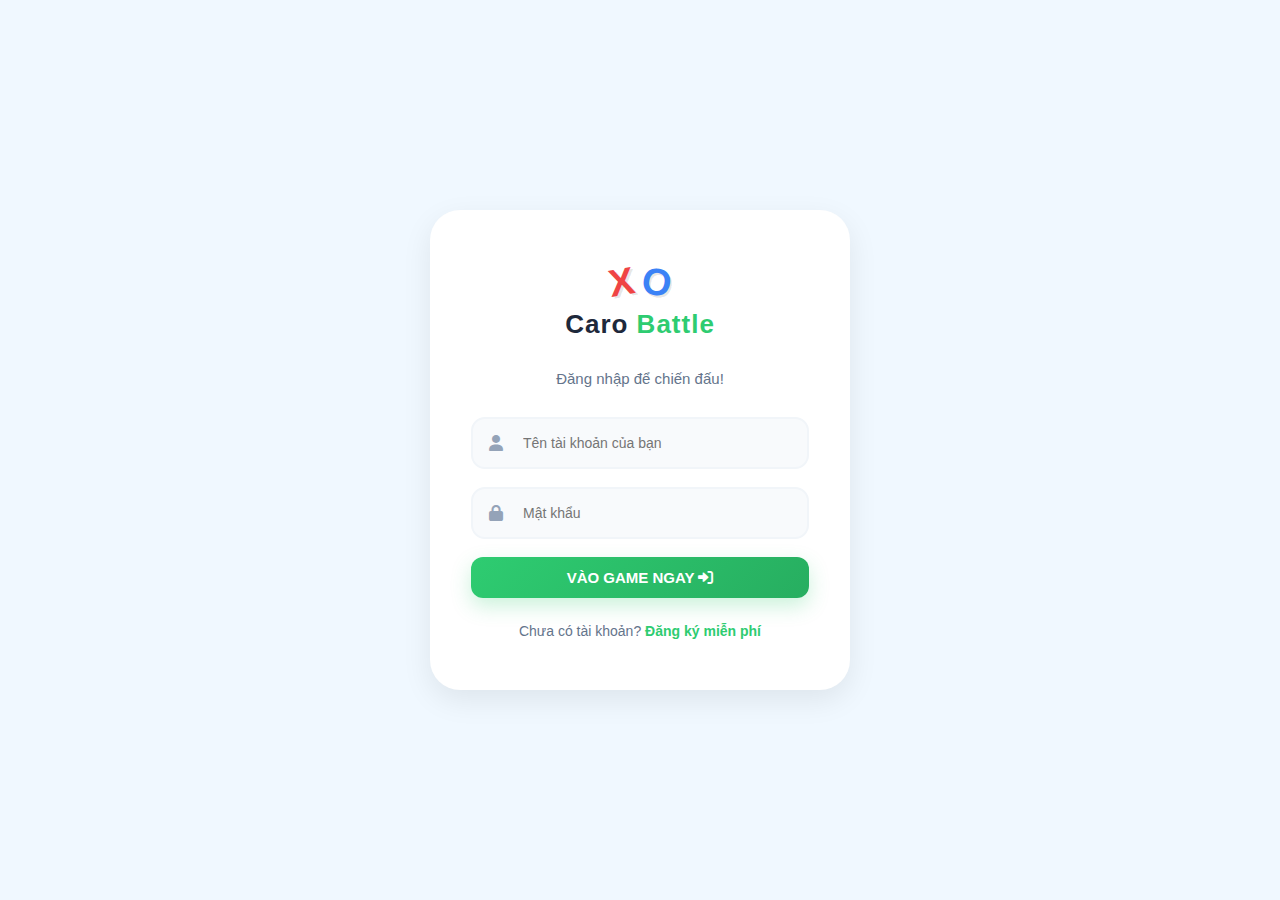
<file: frontend/index.html>
<!DOCTYPE html>
<html lang="vi">
<head>
    <meta charset="UTF-8">
    <title>Caro Battle - Sảnh Chờ</title>
    <link rel="stylesheet" href="style.css">
    <link rel="stylesheet" href="https://cdnjs.cloudflare.com/ajax/libs/font-awesome/6.0.0/css/all.min.css">
</head>
<body>
    <div id="page-auth" class="auth-container">
        
        <div class="auth-card" id="form-login">
            <div class="logo-wrapper">
                <div class="logo-icon">
                    <span class="x-shape">X</span>
                    <span class="o-shape">O</span>
                </div>
                <h1 class="logo-text">Caro <span>Battle</span></h1>
            </div>

            <h2 class="auth-subtitle">Đăng nhập để chiến đấu!</h2>
            
            <div class="input-group-modern">
                <i class="fas fa-user"></i>
                <input type="text" id="username" placeholder="Tên tài khoản của bạn">
            </div>
            
            <div class="input-group-modern">
                <i class="fas fa-lock"></i>
                <input type="password" id="password" placeholder="Mật khẩu">
            </div>

            <button class="btn btn-gradient" onclick="handleLogin()">
                <span>VÀO GAME NGAY</span>
                <i class="fas fa-sign-in-alt"></i>
            </button>

            <div class="auth-footer">
                Chưa có tài khoản? <a href="javascript:void(0)" onclick="toggleAuth(false)">Đăng ký miễn phí</a>
            </div>
        </div>

        <div class="auth-card hidden" id="form-reg">
            <div class="logo-wrapper">
                <div class="logo-icon">
                    <span class="x-shape">X</span>
                    <span class="o-shape">O</span>
                </div>
                <h1 class="logo-text">Caro <span>Battle</span></h1>
            </div>

            <h2 class="auth-subtitle">Đăng ký nhanh trong 3 giây</h2>

            <div class="input-group-modern">
                <i class="fas fa-user-plus"></i>
                <input type="text" id="reg-user" placeholder="Nhập tên tài khoản mới">
            </div>
            
            <div class="input-group-modern">
                <i class="fas fa-key"></i>
                <input type="password" id="reg-pass" placeholder="Nhập mật khẩu mới">
            </div>

            <button class="btn btn-gradient" onclick="handleRegister()">
                <span>HOÀN TẤT ĐĂNG KÝ</span>
                <i class="fas fa-check-circle"></i>
            </button>

            <div class="auth-footer">
                Đã có tài khoản rồi? <a href="javascript:void(0)" onclick="toggleAuth(true)">Quay lại đăng nhập</a>
            </div>
        </div>

    </div>

    <div id="page-lobby" class="hidden">
        <nav class="navbar">
            <div style="font-weight:800; color:var(--primary); font-size:22px;">Caro Battle</div>
            <div style="font-size:14px; font-weight:600;">Chào, <span id="player-name"></span> 
                <button class="btn btn-outline" style="color:red; margin-left:10px; padding:5px 10px;" onclick="handleLogout()">Thoát</button>
            </div>
        </nav>
        <div class="lobby-layout">
            <div class="card">
                <h3><i class="fas fa-users" style="color:#3b82f6;"></i> Người chơi Online</h3>
                
                <div id="online-list" style="padding: 20px 0;">
                    <div style="text-align: center; color: #94a3b8;">
                        <i class="fas fa-spinner fa-spin" style="font-size: 30px;"></i>
                        <p>Đang tải danh sách...</p>
                    </div>
                </div>
            </div>
            
            <div class="profile-col">
                <div class="card" style="text-align: center; padding: 30px;">
                    <div style="width:80px; height:80px; background:#e2e8f0; border-radius:50%; margin:0 auto 10px; display:flex; justify-content:center; align-items:center; font-size:30px; color:#94a3b8;"><i class="fas fa-user"></i></div>
                    <h3 id="display-user"></h3>
                    <p style="font-size:12px; color:green; font-weight:600;">Đang online</p>
                </div>
                <div class="card" style="display:flex; justify-content:space-between; align-items:center;">
                    <div><i class="fas fa-history" style="color:#64748b;"></i><b> Lịch sử đấu</b></div>
                    <button class="btn btn-outline" onclick="openHistory()">Xem chi tiết</button>
                </div>
            </div>
        </div>
    </div>

    <div id="modal-challenge" class="modal-overlay hidden">
        <div class="confirm-modal">
            <p>Người chơi <b id="opp-text" style="color: var(--primary);">...</b> muốn thách đấu!</p>
            <div style="display:flex; align-items:center; justify-content:center; gap:35px; margin:25px 0;">
                <div style="width:60px; height:60px; background:#f1f5f9; border-radius:50%; display:flex; align-items:center; justify-content:center; font-size:25px; color:#cbd5e1;"><i class="fas fa-user"></i></div>
                <div style="font-weight:900; color:#cbd5e1; font-size:24px;">VS</div>
                <div style="width:60px; height:60px; background:#f1f5f9; border-radius:50%; display:flex; align-items:center; justify-content:center; font-size:25px; color:#cbd5e1;"><i class="fas fa-user"></i></div>
            </div>
            <div style="display:flex; gap:10px; justify-content: center;">
                <button class="btn btn-primary" style="background:#2ecc71; width:auto;" onclick="acceptChallenge()">CHẤP NHẬN</button>
                <button class="btn btn-red-solid" style="background:#ef4444;" onclick="closeModal()">TỪ CHỐI</button>
            </div>
        </div>
    </div>

    <div id="modal-history" class="modal-overlay hidden">
        <div class="history-modal-content">
            <div class="history-header">
                <h2>Lịch sử Trận đấu</h2>
                <button class="btn" style="background:transparent; color:#64748b;" onclick="closeHistory()">
                    <i class="fas fa-times" style="font-size: 20px;"></i>
                </button>
            </div>

            <div class="history-stats">
                <div class="stat-box">
                    <span class="stat-val val-blue" id="st-total">0</span>
                    <span class="stat-label">Tổng trận</span>
                </div>
                <div class="stat-box">
                    <span class="stat-val val-green" id="st-win">0</span>
                    <span class="stat-label">Thắng</span>
                </div>
                <div class="stat-box">
                    <span class="stat-val val-red" id="st-loss">0</span>
                    <span class="stat-label">Thua</span>
                </div>
                <div class="stat-box">
                    <span class="stat-val val-purple" id="st-rate">0%</span>
                    <span class="stat-label">Tỷ lệ thắng</span>
                </div>
            </div>

            <div class="history-table-header">
                <div>Ngày giờ</div>
                <div>Đối thủ</div>
                <div>Kết quả</div>
                <div>Trạng thái</div>
            </div>

            <div id="history-list-container" class="history-list">
                </div>
        </div>
    </div>

    <div id="screen-loading" class="loading-screen modal-overlay hidden" style="background: var(--bg-light); z-index:9999;">
        <div style="text-align:center;">
            <div style="font-weight:800; font-size:18px;">Đang kết nối vào phòng...</div>
            <div id="timer" style="font-size:100px; font-weight:900; color:#ef4444; margin:20px 0;">3</div>
        </div>
    </div>

    <script>
        let lobbySocket = null;
        let currentUser = null;
        let currentOpponent = null; 

        // 1. KHỞI TẠO TRANG
        window.onload = () => { 
            const savedUser = localStorage.getItem('isLogged');
            if(savedUser) {
                currentUser = savedUser;
                showPage('page-lobby');
                connectLobby(savedUser); 
            } else {
                showPage('page-auth');
            }
        }

        // 2. KẾT NỐI WEBSOCKET SẢNH CHỜ
        function connectLobby(username) {
            const protocol = window.location.protocol === 'https:' ? 'wss' : 'ws';
            const host = window.location.host; 
            
            lobbySocket = new WebSocket(`${protocol}://${host}/ws/lobby/${username}`);
            
            lobbySocket.onmessage = (event) => {
                const data = JSON.parse(event.data);
                
                if (data.type === "online_list") {
                    renderOnlineList(data.users);
                } 
                else if (data.type === "challenge_received") {
                    currentOpponent = data.from;
                    document.getElementById('opp-text').innerText = data.from;
                    document.getElementById('modal-challenge').classList.remove('hidden');
                } 
                else if (data.type === "start_game") {
                    startGameSequence(data.room); 
                }
            };
        }

        // 3. HIỂN THỊ DANH SÁCH ONLINE
        function renderOnlineList(users) {
            const listDiv = document.getElementById('online-list');
            let html = '';
            
            users.forEach(user => {
                if (user !== currentUser) { 
                    html += `
                    <div style="display:flex; justify-content:space-between; align-items:center; padding:15px 10px; border-bottom:1px solid #eee;">
                        <div style="display:flex; align-items:center; gap:10px;">
                            <div class="avt-circle" style="width:35px; height:35px; background:#e2e8f0; border-radius:50%; display:flex; justify-content:center; align-items:center; color:#64748b;"><i class="fas fa-user"></i></div>
                            <b style="color:#334155;">${user}</b>
                        </div>
                        <button class="btn btn-outline" style="width:auto; padding:5px 15px; font-size:13px; border-radius:20px;" onclick="sendChallenge('${user}')">
                            <i class="fas fa-bolt"></i> Thách đấu
                        </button>
                    </div>`;
                }
            });

            if (html === '') {
                html = `<div style="text-align: center; color: #94a3b8; padding: 20px;">
                            <i class="fas fa-coffee" style="font-size: 30px; margin-bottom: 10px; opacity: 0.5;"></i>
                            <p>Chưa có ai khác online</p>
                        </div>`;
            }
            
            listDiv.innerHTML = html;
        }

        // 4. GỬI LỜI MỜI
        window.sendChallenge = function(targetUser) {
            if (!lobbySocket) return;
            lobbySocket.send(JSON.stringify({
                action: "challenge_request",
                target: targetUser
            }));
            alert(`Đã gửi lời mời tới ${targetUser}. Vui lòng chờ...`);
        }

        // 5. CHẤP NHẬN LỜI MỜI
        window.acceptChallenge = function() {
            lobbySocket.send(JSON.stringify({
                action: "challenge_accept",
                to: currentOpponent
            }));
            closeModal();
        }

        // 6. CHUYỂN TRANG VÀO GAME
        function startGameSequence(roomId) {
            document.getElementById('screen-loading').classList.remove('hidden'); 
            let t = 3; 
            let i = setInterval(() => { 
                t--; 
                document.getElementById('timer').innerText = t; 
                if(t <= 0) { 
                    clearInterval(i); 
                    const parts = roomId.split('_VS_');
                    const opponentName = (parts[0] === currentUser) ? parts[1] : parts[0];
                    window.location.href = `game.html?room=${roomId}&opp=${opponentName}`; 
                } 
            }, 1000);
        }
        
        // 1. Chuyển đổi qua lại giữa form Đăng nhập / Đăng ký
        function toggleAuth(showLogin) { 
            const loginForm = document.getElementById('form-login');
            const regForm = document.getElementById('form-reg');
            if (showLogin) { 
                loginForm.classList.remove('hidden'); 
                regForm.classList.add('hidden'); 
            } else { 
                loginForm.classList.add('hidden'); 
                regForm.classList.remove('hidden'); 
            }
            // Xóa trắng các ô nhập liệu
            document.querySelectorAll('input').forEach(i => i.value = ""); 
        }

        // 2. Xử lý Đăng Nhập (Gọi API /api/system/login)
        async function handleLogin() { 
            const u = document.getElementById('username').value;
            const p = document.getElementById('password').value;
            
            if(!u || !p) return alert("Vui lòng nhập tài khoản và mật khẩu!");

            try {
                // Gọi vào Backend thực sự
                const response = await fetch('/api/system/login', {
                    method: 'POST',
                    headers: { 'Content-Type': 'application/json' },
                    body: JSON.stringify({ username: u, password: p })
                });

                const result = await response.json();

                if (result.success) {
                    // Đăng nhập thành công -> Lưu tên user -> Vào sảnh
                    localStorage.setItem('isLogged', u); 
                    currentUser = u;
                    
                    showPage('page-lobby');
                    connectLobby(u);
                } else {
                    // Backend trả về lỗi (sai pass, không tìm thấy user...)
                    alert(" " + result.message);
                }
            } catch (error) {
                console.error(error);
                alert("Lỗi kết nối tới Server! (Kiểm tra xem server đã chạy chưa)");
            }
        }

        // 3. Xử lý Đăng Ký (Gọi API /api/system/register)
        async function handleRegister() { 
            const u = document.getElementById('reg-user').value;
            const p = document.getElementById('reg-pass').value; 
            
            if(!u || !p) return alert("Vui lòng điền đầy đủ thông tin!"); 

            try {
                // Gửi thông tin đăng ký lên Backend
                const response = await fetch('/api/system/register', {
                    method: 'POST',
                    headers: { 'Content-Type': 'application/json' },
                    body: JSON.stringify({ username: u, password: p })
                });

                const result = await response.json();
                
                if (result.success) {
                    alert(" " + result.message);
                    toggleAuth(true); // Đăng ký xong thì chuyển về form đăng nhập
                } else {
                    alert(" " + result.message);
                }
            } catch (error) {
                console.error(error);
                alert("Lỗi kết nối tới Server!");
            }
        }

        function handleLogout() { 
            localStorage.removeItem('isLogged'); 
            location.reload(); 
        }

        function showPage(id) { 
            document.querySelectorAll('body > div').forEach(p => p.classList.add('hidden')); 
            document.getElementById(id).classList.remove('hidden'); 
            if(currentUser) { 
                document.getElementById('player-name').innerText = currentUser; 
                document.getElementById('display-user').innerText = currentUser; 
            } 
        }
        function closeModal() { document.getElementById('modal-challenge').classList.add('hidden'); }

        //LOGIC LỊCH SỬ ĐẤU
        async function openHistory() {
            if (!currentUser) return;
            
            // Hiện Modal trước
            document.getElementById('modal-history').classList.remove('hidden');
            document.getElementById('history-list-container').innerHTML = 
                '<div style="text-align:center; padding:20px;">Đang tải dữ liệu...</div>';

            try {
                // Gọi API lấy lịch sử từ Server
                const res = await fetch(`/api/history/${currentUser}`);
                const data = await res.json();
                
                renderHistoryUI(data);
            } catch (err) {
                console.error(err);
                document.getElementById('history-list-container').innerText = "Lỗi tải dữ liệu!";
            }
        }

        function closeHistory() {
            document.getElementById('modal-history').classList.add('hidden');
        }

        function renderHistoryUI(matches) {
            // 1. Tính toán thống kê
            const total = matches.length;
            const wins = matches.filter(m => m.winner === currentUser).length;
            const losses = total - wins; 
            const rate = total === 0 ? 0 : Math.round((wins / total) * 100);

            document.getElementById('st-total').innerText = total;
            document.getElementById('st-win').innerText = wins;
            document.getElementById('st-loss').innerText = losses;
            document.getElementById('st-rate').innerText = rate + "%";

            // 2. Render danh sách
            const listDiv = document.getElementById('history-list-container');
            if (total === 0) {
                listDiv.innerHTML = `
                    <div style="text-align:center; padding:40px; color:#94a3b8;">
                        <i class="fas fa-gamepad" style="font-size:40px; margin-bottom:10px;"></i>
                        <p>Chưa có lịch sử trận đấu</p>
                    </div>`;
                return;
            }

            let html = '';
            matches.forEach(m => {
                const isWin = m.winner === currentUser;
                const opponent = (m.player_x === currentUser) ? m.player_o : m.player_x;
                const resultTag = isWin 
                    ? `<span class="tag tag-win">THẮNG</span>` 
                    : `<span class="tag tag-lose">THUA</span>`;
                
                html += `
                <div class="history-item">
                    <div>${m.timestamp}</div>
                    <div style="font-weight:700;">${opponent}</div>
                    <div>${resultTag}</div>
                    <div style="font-size:12px; color:#64748b;">Hoàn thành</div>
                </div>`;
            });
            listDiv.innerHTML = html;
        }
    </script>
</body>
</html>
</file>
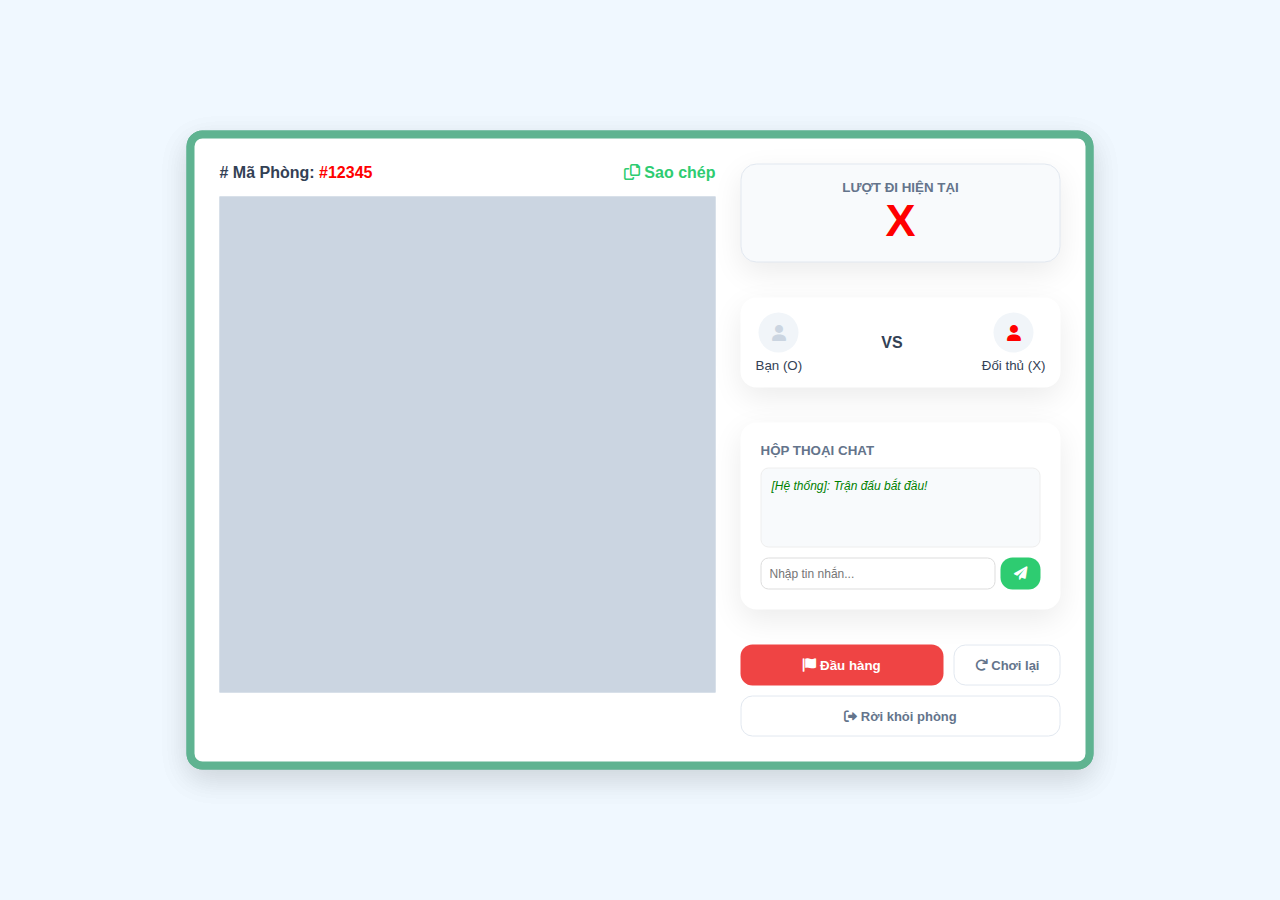
<file: frontend/game.html>
<<<<<<< HEAD
<!DOCTYPE html>
<html lang="vi">
<head>
    <meta charset="UTF-8">
    <title>Trận Đấu Caro</title>
    <link rel="stylesheet" href="style.css">
    <link rel="stylesheet" href="https://cdnjs.cloudflare.com/ajax/libs/font-awesome/6.0.0/css/all.min.css">
</head>
<body style="display:flex; justify-content:center; align-items:center; height:100vh;">
    <div id="game-ui" class="game-container">
        <div>
            <div style="margin-bottom:15px; font-weight:700; display:flex; justify-content:space-between;">
                <span># Mã Phòng: <span style="color:red;">#12345</span></span>
                <span style="color:var(--primary); cursor:pointer;"><i class="far fa-copy"></i> Sao chép</span>
            </div>
            <div class="caro-grid" id="grid"></div>
        </div>
        <div style="width:320px; display:flex; flex-direction:column; gap:15px;">
            <div class="card" style="text-align:center; background:#f8fafc; border:1px solid #e2e8f0; padding:15px;">
                <small style="font-weight:800; color:#64748b;">LƯỢT ĐI HIỆN TẠI</small>
                <div style="font-size:45px; font-weight:900; color:red;" id="turn">X</div>
            </div>
            <div class="card" style="display:flex; justify-content:space-between; align-items:center; padding:15px;">
                <div style="text-align:center;"><div class="avt-circle" style="width:40px; height:40px; background:#f1f5f9; border-radius:50%; display:flex; align-items:center; justify-content:center; color:#cbd5e1; margin:0 auto 5px;"><i class="fas fa-user"></i></div><small>Bạn (O)</small></div>
                <b>VS</b>
                <div style="text-align:center;"><div class="avt-circle" style="width:40px; height:40px; background:#f1f5f9; border-radius:50%; display:flex; align-items:center; justify-content:center; color:red; margin:0 auto 5px;"><i class="fas fa-user"></i></div><small id="opp-name">Đối thủ (X)</small></div>
            </div>
            <div class="card" style="flex:1; display:flex; flex-direction:column;">
                <small style="font-weight:800; color:#64748b; margin-bottom:10px;">HỘP THOẠI CHAT</small>
                <div id="chat-box" style="flex:1; background:#f8fafc; border-radius:8px; padding:10px; font-size:12px; border:1px solid #eee; min-height:80px; overflow-y:auto;">
                    <i style="color:green;">[Hệ thống]: Trận đấu bắt đầu!</i>
                </div>
                <div style="display:flex; gap:5px; margin-top:10px;">
                    <input type="text" id="chat-input" placeholder="Nhập tin nhắn..." style="flex:1; padding:8px; border-radius:8px; border:1px solid #ddd; outline:none; font-size:12px;">
                    <button class="btn btn-primary" style="padding:8px; width:40px; background:#2ecc71;" onclick="sendMessage()"><i class="fas fa-paper-plane"></i></button>
                </div>
            </div>
            <div style="display:grid; grid-template-columns: 1fr; gap:10px;">
                <button class="btn btn-red-solid" onclick="confirmAction('surrender')"><i class="fas fa-flag"></i> Đầu hàng</button>
                <button class="btn btn-outline" onclick="handleReplay()"><i class="fas fa-redo"></i> Chơi lại</button>
                <button class="btn btn-outline btn-red" style="grid-column: span 2;" onclick="confirmAction('exit')"><i class="fas fa-sign-out-alt"></i> Rời khỏi phòng</button>
            </div>
        </div>
    </div>

    <div id="modal-result" class="modal-overlay hidden">
        <div class="result-card">
            <h1 class="res-title">KẾT QUẢ TRẬN ĐẤU</h1>
            <h2 style="margin-bottom:30px; font-size: 20px;">NGƯỜI CHIẾN THẮNG: <span id="winner-name" style="color:var(--primary); font-weight: 900;"></span></h2>
            <div class="res-flex">
                <div class="res-box res-lose">
                    <span class="res-name">BẠN</span>
                    <p class="res-info">Kết quả:</p>
                    <span style="font-weight:800; color:#ef4444;">THUA CUỘC</span>
                </div>
                <div class="res-box res-win">
                    <span class="res-name" id="winner-tag">ĐỐI THỦ</span>
                    <p class="res-info">Kết quả:</p>
                    <span style="font-weight:800; color:#2ecc71;">THẮNG CUỘC</span>
                </div>
            </div>
            <div style="display:flex; gap:10px; justify-content: center;">
                <button class="btn btn-blue" onclick="handleReplay(); document.getElementById('modal-result').classList.add('hidden')">CHƠI LẠI</button>
                <button class="btn btn-primary" style="width:auto; padding:12px 40px;" onclick="window.location.href='index.html'">VỀ SẢNH CHÍNH</button>
            </div>
        </div>
    </div>

    <div id="modal-confirm" class="modal-overlay hidden">
        <div class="confirm-modal">
            <i id="confirm-icon" class="fas" style="font-size:40px; margin-bottom:15px; display:block;"></i>
            <h3 id="confirm-title" style="margin-bottom:10px;"></h3>
            <p id="confirm-desc" style="font-size:14px; color:#64748b; margin-bottom:25px;"></p>
            <div style="display:flex; gap:10px;"><button class="btn btn-red-solid" style="flex:1" onclick="executeConfirm()">CHẤP NHẬN</button><button class="btn btn-outline" style="flex:1" onclick="closeConfirm()">HỦY</button></div>
        </div>
    </div>

    <script>
        const p = new URLSearchParams(window.location.search);
        if(p.get('opp')) document.getElementById('opp-name').innerText = p.get('opp') + " (X)";
        const grid = document.getElementById('grid'); let cur = 'X'; let pendingAction = "";

        function createBoard() { grid.innerHTML = ""; for (let i = 0; i < 225; i++) { const c = document.createElement('div'); c.className = 'cell'; c.onclick = function() { if(!this.innerText) { this.innerText = cur; this.style.color = (cur === 'X') ? 'red' : 'blue'; cur = (cur === 'X') ? 'O' : 'X'; document.getElementById('turn').innerText = cur; document.getElementById('turn').style.color = (cur === 'X') ? 'red' : 'blue'; } }; grid.appendChild(c); } }
        
        function sendMessage() {
            const input = document.getElementById('chat-input'), box = document.getElementById('chat-box');
            if(input.value.trim() !== "") {
                box.innerHTML += `<div style="margin-bottom:5px;"><b>Bạn:</b> ${input.value}</div>`;
                input.value = ""; box.scrollTop = box.scrollHeight;
            }
        }

        function confirmAction(type) {
            pendingAction = type;
            const modal = document.getElementById('modal-confirm'), icon = document.getElementById('confirm-icon'), title = document.getElementById('confirm-title'), desc = document.getElementById('confirm-desc');
            if(type === 'surrender') { icon.className = "fas fa-flag"; icon.style.color = "#ef4444"; title.innerText = "Đầu Hàng"; desc.innerText = "Bạn có chắc muốn Đầu Hàng? Đối thủ sẽ thắng cuộc."; }
            else { icon.className = "fas fa-sign-out-alt"; icon.style.color = "#64748b"; title.innerText = "Rời Phòng"; desc.innerText = "Bạn có chắc muốn rời trận đấu và quay về sảnh chính?"; }
            modal.classList.remove('hidden');
        }
        function closeConfirm() { document.getElementById('modal-confirm').classList.add('hidden'); }
        function executeConfirm() {
            if(pendingAction === 'surrender') { closeConfirm(); document.getElementById('modal-result').classList.remove('hidden'); document.getElementById('winner-name').innerText = document.getElementById('opp-name').innerText; document.getElementById('winner-tag').innerText = document.getElementById('opp-name').innerText; }
            else { window.location.href = "index.html"; }
        }
        function handleReplay() { if(confirm("Làm mới bàn cờ?")) { createBoard(); cur = 'X'; document.getElementById('turn').innerText = 'X'; document.getElementById('turn').style.color = 'red'; } }
        createBoard();
    </script>
</body>
</html>
=======
<!DOCTYPE html>
<html lang="vi">
<head>
    <meta charset="UTF-8">
    <title>Trận Đấu Caro</title>
    <link rel="stylesheet" href="style.css">
    <link rel="stylesheet" href="https://cdnjs.cloudflare.com/ajax/libs/font-awesome/6.0.0/css/all.min.css">
</head>
<body style="display:flex; justify-content:center; align-items:center; height:100vh;">
    <div id="game-ui" class="game-container">
        <div>
            <div style="margin-bottom:15px; font-weight:700; display:flex; justify-content:space-between;">
                <span># Mã Phòng: <span style="color:red;">#12345</span></span>
                <span style="color:var(--primary); cursor:pointer;"><i class="far fa-copy"></i> Sao chép</span>
            </div>
            <div class="caro-grid" id="grid"></div>
        </div>
        <div style="width:320px; display:flex; flex-direction:column; gap:15px;">
            <div class="card" style="text-align:center; background:#f8fafc; border:1px solid #e2e8f0; padding:15px;">
                <small style="font-weight:800; color:#64748b;">LƯỢT ĐI HIỆN TẠI</small>
                <div style="font-size:45px; font-weight:900; color:red;" id="turn">X</div>
            </div>
            <div class="card" style="display:flex; justify-content:space-between; align-items:center; padding:15px;">
                <div style="text-align:center;"><div class="avt-circle" style="width:40px; height:40px; background:#f1f5f9; border-radius:50%; display:flex; align-items:center; justify-content:center; color:#cbd5e1; margin:0 auto 5px;"><i class="fas fa-user"></i></div><small>Bạn (O)</small></div>
                <b>VS</b>
                <div style="text-align:center;"><div class="avt-circle" style="width:40px; height:40px; background:#f1f5f9; border-radius:50%; display:flex; align-items:center; justify-content:center; color:red; margin:0 auto 5px;"><i class="fas fa-user"></i></div><small id="opp-name">Đối thủ (X)</small></div>
            </div>
            <div class="card" style="flex:1; display:flex; flex-direction:column;">
                <small style="font-weight:800; color:#64748b; margin-bottom:10px;">HỘP THOẠI CHAT</small>
                <div id="chat-box" style="flex:1; background:#f8fafc; border-radius:8px; padding:10px; font-size:12px; border:1px solid #eee; min-height:80px; overflow-y:auto;">
                    <i style="color:green;">[Hệ thống]: Trận đấu bắt đầu!</i>
                </div>
                <div style="display:flex; gap:5px; margin-top:10px;">
                    <input type="text" id="chat-input" placeholder="Nhập tin nhắn..." style="flex:1; padding:8px; border-radius:8px; border:1px solid #ddd; outline:none; font-size:12px;">
                    <button class="btn btn-primary" style="padding:8px; width:40px; background:#2ecc71;" onclick="sendMessage()"><i class="fas fa-paper-plane"></i></button>
                </div>
            </div>
            <div style="display:grid; grid-template-columns: 1fr; gap:10px;">
                <button class="btn btn-red-solid" onclick="confirmAction('surrender')"><i class="fas fa-flag"></i> Đầu hàng</button>
                <button class="btn btn-outline" onclick="handleReplay()"><i class="fas fa-redo"></i> Chơi lại</button>
                <button class="btn btn-outline btn-red" style="grid-column: span 2;" onclick="confirmAction('exit')"><i class="fas fa-sign-out-alt"></i> Rời khỏi phòng</button>
            </div>
        </div>
    </div>

    <div id="modal-result" class="modal-overlay hidden">
        <div class="result-card">
            <h1 class="res-title">KẾT QUẢ TRẬN ĐẤU</h1>
            <h2 style="margin-bottom:30px; font-size: 20px;">NGƯỜI CHIẾN THẮNG: <span id="winner-name" style="color:var(--primary); font-weight: 900;"></span></h2>
            <div class="res-flex">
                <div class="res-box res-lose">
                    <span class="res-name">BẠN</span>
                    <p class="res-info">Kết quả:</p>
                    <span style="font-weight:800; color:#ef4444;">THUA CUỘC</span>
                </div>
                <div class="res-box res-win">
                    <span class="res-name" id="winner-tag">ĐỐI THỦ</span>
                    <p class="res-info">Kết quả:</p>
                    <span style="font-weight:800; color:#2ecc71;">THẮNG CUỘC</span>
                </div>
            </div>
            <div style="display:flex; gap:10px; justify-content: center;">
                <button class="btn btn-blue" onclick="handleReplay(); document.getElementById('modal-result').classList.add('hidden')">CHƠI LẠI</button>
                <button class="btn btn-primary" style="width:auto; padding:12px 40px;" onclick="window.location.href='index.html'">VỀ SẢNH CHÍNH</button>
            </div>
        </div>
    </div>

    <div id="modal-confirm" class="modal-overlay hidden">
        <div class="confirm-modal">
            <i id="confirm-icon" class="fas" style="font-size:40px; margin-bottom:15px; display:block;"></i>
            <h3 id="confirm-title" style="margin-bottom:10px;"></h3>
            <p id="confirm-desc" style="font-size:14px; color:#64748b; margin-bottom:25px;"></p>
            <div style="display:flex; gap:10px;"><button class="btn btn-red-solid" style="flex:1" onclick="executeConfirm()">CHẤP NHẬN</button><button class="btn btn-outline" style="flex:1" onclick="closeConfirm()">HỦY</button></div>
        </div>
    </div>

    <script>
        const p = new URLSearchParams(window.location.search);
        if(p.get('opp')) document.getElementById('opp-name').innerText = p.get('opp') + " (X)";
        const grid = document.getElementById('grid'); let cur = 'X'; let pendingAction = "";

        function createBoard() { grid.innerHTML = ""; for (let i = 0; i < 225; i++) { const c = document.createElement('div'); c.className = 'cell'; c.onclick = function() { if(!this.innerText) { this.innerText = cur; this.style.color = (cur === 'X') ? 'red' : 'blue'; cur = (cur === 'X') ? 'O' : 'X'; document.getElementById('turn').innerText = cur; document.getElementById('turn').style.color = (cur === 'X') ? 'red' : 'blue'; } }; grid.appendChild(c); } }
        
        function sendMessage() {
            const input = document.getElementById('chat-input'), box = document.getElementById('chat-box');
            if(input.value.trim() !== "") {
                box.innerHTML += `<div style="margin-bottom:5px;"><b>Bạn:</b> ${input.value}</div>`;
                input.value = ""; box.scrollTop = box.scrollHeight;
            }
        }

        function confirmAction(type) {
            pendingAction = type;
            const modal = document.getElementById('modal-confirm'), icon = document.getElementById('confirm-icon'), title = document.getElementById('confirm-title'), desc = document.getElementById('confirm-desc');
            if(type === 'surrender') { icon.className = "fas fa-flag"; icon.style.color = "#ef4444"; title.innerText = "Đầu Hàng"; desc.innerText = "Bạn có chắc muốn Đầu Hàng? Đối thủ sẽ thắng cuộc."; }
            else { icon.className = "fas fa-sign-out-alt"; icon.style.color = "#64748b"; title.innerText = "Rời Phòng"; desc.innerText = "Bạn có chắc muốn rời trận đấu và quay về sảnh chính?"; }
            modal.classList.remove('hidden');
        }
        function closeConfirm() { document.getElementById('modal-confirm').classList.add('hidden'); }
        function executeConfirm() {
            if(pendingAction === 'surrender') { closeConfirm(); document.getElementById('modal-result').classList.remove('hidden'); document.getElementById('winner-name').innerText = document.getElementById('opp-name').innerText; document.getElementById('winner-tag').innerText = document.getElementById('opp-name').innerText; }
            else { window.location.href = "index.html"; }
        }
        function handleReplay() { if(confirm("Làm mới bàn cờ?")) { createBoard(); cur = 'X'; document.getElementById('turn').innerText = 'X'; document.getElementById('turn').style.color = 'red'; } }
        createBoard();
    </script>
</body>
</html>
>>>>>>> 321244fbea4627dbd73fa80b5de32fbd3e969501
</file>
<file: frontend/style.css>
/* ================================
   1. KHAI BÁO BIẾN & CÀI ĐẶT CHUNG
   ================================ */
:root {
    --primary: #2ecc71; /* Màu xanh chủ đạo */
    --primary-gradient: linear-gradient(135deg, #2ecc71 0%, #27ae60 100%);
    --bg-light: #f0f8ff;
    --white: #ffffff;
    --text: #334155;
    --shadow: 0 10px 30px rgba(0, 0, 0, 0.08);
    --border-green: #5fb391;
}

* { margin: 0; padding: 0; box-sizing: border-box; }

body {
    font-family: 'Inter', sans-serif;
    background-color: var(--bg-light);
    color: var(--text);
    min-height: 100vh;
}

/* ======================
   2. GIAO DIỆN ĐĂNG NHẬP
   ====================== */
.auth-container {
    display: flex; justify-content: center; align-items: center;
    width: 100%;
    min-height: 100vh;
}

.logo-wrapper { margin-bottom: 30px; text-align: center; }
.logo-icon { display: inline-flex; gap: 8px; font-size: 38px; font-weight: 900; margin-bottom: 5px; }

.x-shape { color: #ef4444; transform: rotate(-10deg); text-shadow: 2px 2px 0px rgba(0, 0, 0, 0.1); }
.o-shape { color: #3b82f6; transform: rotate(10deg); text-shadow: 2px 2px 0px rgba(0, 0, 0, 0.1); }

.logo-text { font-size: 26px; letter-spacing: 1px; color: #1e293b; font-weight: 800; }
.logo-text span { color: var(--primary); }

.auth-card {
    background: var(--white); padding: 50px 40px; border-radius: 30px;
    width: 420px; box-shadow: var(--shadow); text-align: center;
    border: 1px solid rgba(255, 255, 255, 0.8);
}

.auth-subtitle { margin-bottom: 30px; font-size: 15px; color: #64748b; font-weight: 500; }

.input-group-modern { position: relative; margin-bottom: 18px; }
.input-group-modern i { position: absolute; left: 18px; top: 50%; transform: translateY(-50%); color: #94a3b8; transition: 0.3s; }
.input-group-modern input {
    width: 100%; padding: 16px 16px 16px 50px; border-radius: 14px;
    border: 2px solid #f1f5f9; background: #f8fafc; outline: none;
    font-size: 14px; transition: 0.3s; font-weight: 500;
}
.input-group-modern input:focus { border-color: var(--primary); background: #fff; box-shadow: 0 0 0 4px rgba(46, 204, 113, 0.1); }
.input-group-modern input:focus + i { color: var(--primary); }

.btn-gradient {
    background: var(--primary-gradient); color: white; width: 100%; padding: 16px;
    border-radius: 14px; display: flex; justify-content: center; align-items: center; gap: 10px;
    border: none; font-size: 15px; font-weight: 700; cursor: pointer;
    box-shadow: 0 8px 20px rgba(46, 204, 113, 0.25); transition: 0.3s;
}
.btn-gradient:hover { transform: translateY(-2px); filter: brightness(1.05); }

.auth-footer { margin-top: 25px; font-size: 14px; color: #64748b; }
.auth-footer a { color: var(--primary); font-weight: 700; text-decoration: none; }

/* ==================================
   3. THANH ĐIỀU HƯỚNG & BỐ CỤC CHUNG
   ================================== */
.navbar {
    display: flex; justify-content: space-between; align-items: center;
    padding: 15px 5%; background: var(--white); box-shadow: var(--shadow);
    width: 100%; 
    margin-bottom: 20px;
}

.lobby-layout {
    display: grid; grid-template-columns: 2fr 1fr; gap: 25px;
    padding: 30px 5%; max-width: 1200px; margin: 0 auto;
    width: 100%;
}

.card {
    background: var(--white); border-radius: 16px; padding: 20px;
    box-shadow: var(--shadow); margin-bottom: 20px;
}

/* ===============================
   4. TRANG LỊCH SỬ ĐẤU (HISTORY)
   ===============================*/
.stats-bar {
    display: grid; grid-template-columns: repeat(4, 1fr); gap: 10px;
    background: #f1f5f9; padding: 15px; border-radius: 12px;
    margin-bottom: 25px; text-align: center;
}
.stat-item b { display: block; font-size: 20px; color: #3b82f6; }

.empty-state { text-align: center; padding: 60px 0; color: #94a3b8; }
.empty-state i { font-size: 45px; color: #6366f1; margin-bottom: 15px; display: block; opacity: 0.5; }

/* =======================================================
   5. CĂN GIỮA GAME CONTAINER (QUAN TRỌNG)
   ======================================================= */
.game-container {
    display: flex; 
    gap: 25px; 
    padding: 25px;
    background: var(--white); 
    border-radius: 16px;
    border: 8px solid var(--border-green); 
    box-shadow: var(--shadow);

    /* --- CĂN GIỮA TUYỆT ĐỐI --- */
    position: absolute;      /* Đặt vị trí tuyệt đối */
    top: 50%;                /* Cách mép trên 50% */
    left: 50%;               /* Cách mép trái 50% */
    transform: translate(-50%, -50%); /* Dịch ngược lại để chính giữa tâm */
    
    /* Đảm bảo responsive */
    max-width: 95%;
    width: max-content;      /* Ôm sát nội dung */
}

.caro-grid {
    display: grid;
    grid-template-columns: repeat(15, 32px);
    grid-template-rows: repeat(15, 32px);
    background-color: #cbd5e1; gap: 1px; border: 1px solid #cbd5e1;
    margin: 0 auto;
}

.cell {
    width: 32px; height: 32px; background: white;
    display: flex; justify-content: center; align-items: center;
    font-size: 18px; font-weight: 900; cursor: pointer;
}

/* --- MÀU QUÂN CỜ --- */
.cell-x { color: #ef4444 !important; } /* X màu Đỏ */
.cell-o { color: #3b82f6 !important; } /* O màu Xanh */
.cell.taken { background-color: #f8fafc; cursor: not-allowed; }

/* =========================
   6. POPUP KẾT QUẢ TRẬN ĐẤU
   ========================= */
.result-card {
    background: white; padding: 40px; border-radius: 20px; width: 600px;
    text-align: center; box-shadow: 0 10px 25px rgba(0, 0, 0, 0.1);
}

.res-title {
    font-size: 24px; font-weight: 800; color: var(--primary);
    margin-bottom: 25px; text-transform: uppercase;
}

.res-flex { display: flex; gap: 20px; margin: 20px 0 30px; }

.res-box {
    flex: 1; padding: 25px; border-radius: 15px;
    border: 2px solid #eee; text-align: left;
}

/* --- MÀU THẮNG / THUA --- */
.res-win { background: #f0fdf4; border-color: #2ecc71; color: #166534; }
.res-win span:last-child { color: #16a34a; font-weight: 900; }

.res-lose { background: #fef2f2; border-color: #ef4444; color: #991b1b; }
.res-lose span:last-child { color: #dc2626; font-weight: 900; }

.res-name {
    display: block; font-size: 18px; font-weight: 800;
    margin-bottom: 10px; border-bottom: 1px solid rgba(0, 0, 0, 0.05);
    padding-bottom: 5px;
}

.res-info { font-size: 13px; font-weight: 600; margin: 5px 0; }

/* ====================================
   7. MODAL & NÚT BẤM & LOBBY BỔ SUNG
   ==================================== */
.modal-overlay {
    position: fixed; top: 0; left: 0; width: 100%; height: 100%;
    background: rgba(0, 0, 0, 0.5); display: flex;
    justify-content: center; align-items: center; z-index: 5000;
}

.confirm-modal {
    background: white; width: 450px; border-radius: 24px;
    padding: 35px; text-align: center; box-shadow: var(--shadow);
}

.btn {
    padding: 12px 20px; border-radius: 12px; border: none;
    font-weight: 700; cursor: pointer; transition: 0.2s;
    text-decoration: none; display: inline-block;
}

.btn-primary { background: var(--primary); color: white; width: 100%; }
.btn-blue { background: #3b82f6; color: white; }
.btn-outline { border: 1.5px solid #e2e8f0; background: white; color: #64748b; font-size: 13px; }
.btn-red-solid { background: #ef4444; color: white; }

.hidden { display: none !important; }

.online-user-item {
    display: flex; justify-content: space-between; align-items: center;
    padding: 10px; border-bottom: 1px solid #eee;
}

/* ========================
   8. MODAL LỊCH SỬ (Sudoku Style)
   ======================== */
.history-modal-content {
    background: #f8fafc;
    width: 700px;
    border-radius: 12px;
    padding: 20px;
    box-shadow: 0 20px 50px rgba(0,0,0,0.15);
    font-family: 'Inter', sans-serif;
    margin: auto; position: relative;
}

.history-header { display: flex; justify-content: space-between; align-items: center; margin-bottom: 20px; }
.history-header h2 { margin: 0; font-size: 20px; color: #1e293b; }

.history-stats { display: flex; gap: 15px; margin-bottom: 25px; }
.stat-box {
    flex: 1; background: white; padding: 15px;
    border-radius: 10px; text-align: center;
    box-shadow: 0 2px 5px rgba(0,0,0,0.03);
}
.stat-val { display: block; font-size: 24px; font-weight: 800; }
.stat-label { font-size: 13px; color: #64748b; font-weight: 500; }

.val-blue { color: #3b82f6; }
.val-green { color: #2ecc71; }
.val-red { color: #ef4444; }
.val-purple { color: #8b5cf6; }

.history-table-header {
    display: grid; grid-template-columns: 2fr 2fr 1.5fr 1.5fr;
    padding: 10px 15px; font-size: 13px; font-weight: 600; color: #64748b;
    border-bottom: 2px solid #e2e8f0; margin-bottom: 10px;
}

.history-list { max-height: 300px; overflow-y: auto; }

.history-item {
    display: grid; grid-template-columns: 2fr 2fr 1.5fr 1.5fr;
    padding: 15px; background: white; margin-bottom: 8px;
    border-radius: 8px; align-items: center; font-size: 14px;
    font-weight: 500; color: #334155;
}
.history-item:hover { transform: translateY(-2px); box-shadow: 0 4px 6px rgba(0,0,0,0.05); }

.tag { padding: 4px 10px; border-radius: 20px; font-size: 12px; font-weight: 700; }
.tag-win { background: #dcfce7; color: #166534; }
.tag-lose { background: #fee2e2; color: #991b1b; }

/* =================================
   9. ĐỒNG HỒ ĐẾM NGƯỢC (TIMER STYLE)
   ================================= */
.timer-display {
    font-size: 36px;
    font-weight: 900;
    color: #334155;
    text-align: center;
    margin: 5px 0;
    font-variant-numeric: tabular-nums; /* Giúp số không bị nhảy khi đếm */
}

/* Hiệu ứng nhấp nháy đỏ khi còn < 5s */
.timer-warning {
    color: #ef4444 !important;
    animation: pulse 1s infinite;
}

@keyframes pulse {
    0% { transform: scale(1); }
    50% { transform: scale(1.1); }
    100% { transform: scale(1); }
}
</file>
